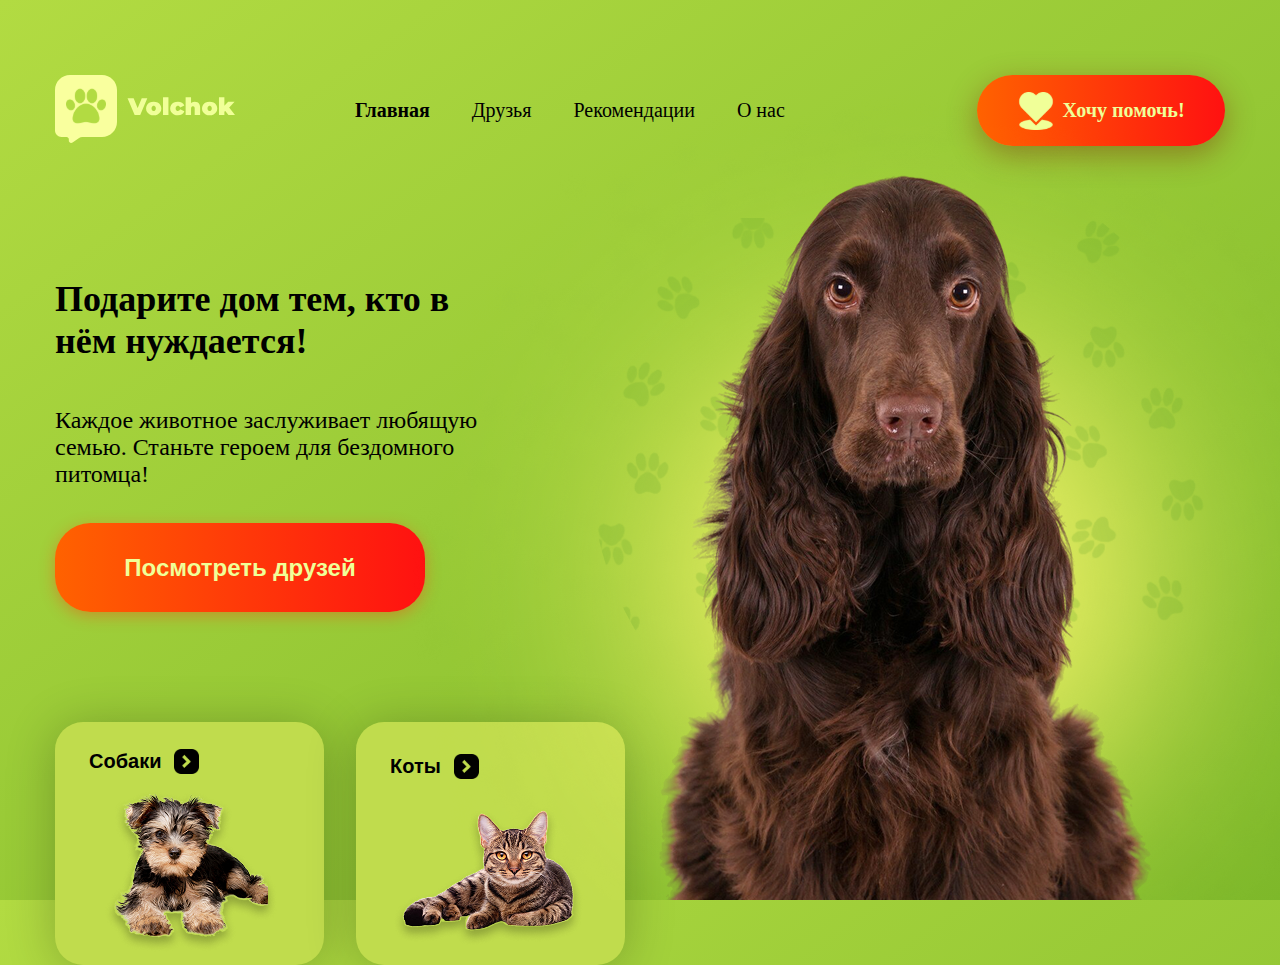
<file: index.html>
<!DOCTYPE html>
<html lang="ru">

<head>
    <meta charset="UTF-8">
    <meta name="viewport" content="width=device-width, initial-scale=1.0">
    <title>Volchok</title>
    <link rel="stylesheet" href="./src/styles/index.css">
</head>

<body>
    <header id="header" class="header">
        <div class="container">
            <div class="nav">
                <img src="./src/images/paw_logo.svg" alt="Волчик" class="logo">
                <ul class="menu">
                    <li>
                        <a class="navbar-link" href="index.html" style="font-weight: 800;">
                            Главная
                        </a>
                    </li>
                    <li>
                        <a class="navbar-link" href="friends.html">
                            Друзья
                        </a>
                    </li>
                    <li>
                        <a class="navbar-link" href="recomm.html">
                            Рекомендации
                        </a>
                    </li>
                    <li>
                        <a class="navbar-link" href="contacts.html">
                            О нас
                        </a>
                    </li>
                </ul>
                <a href="./contacts.html" class="scroll-button"><img src="./src/images/heart.svg" alt="Heart"></img>Хочу помочь!</a>
            </div>
            <div class="offer">
                <h1>Подарите дом тем, кто в нём нуждается! </h1>
                <p>Каждое животное заслуживает любящую семью. 
                    Станьте героем для бездомного питомца!</p>
                <a href="friends.html"><button>Посмотреть друзей</button></a>
            </div>
            <img src="./src/images/backgraund.png" alt="Backgraund" class="backgraund">
            <img src="./src/images/big_dog.png" alt="Dog" class="dog">
            <div class="knopki">

                <a href="friends.html">
                    <button class="button-bottom-right">
                        <div class="go">
                            <p>Собаки</p>
                            <img src="./src/images/strelka.svg" alt="Перейти" style="margin-left: 13px;">
                        </div>

                        <img src="./src/images/mini-dog.png" alt="Перейти к собакам" >
                    </button>
                </a>

                <a href="friends.html">
                    <button class="button-bottom-left">
                        <div class="go">
                            <p>Коты</p>
                            <img src="./src/images/strelka.svg" alt="Перейти" style="margin-left: 13px;">
                        </div>

                        <img src="./src/images/cattt.png" alt="Перейти к котам"> 
                    </button>
                </a>
            </div>
        </div>
    </header>
    
</body>

</html>
</file>
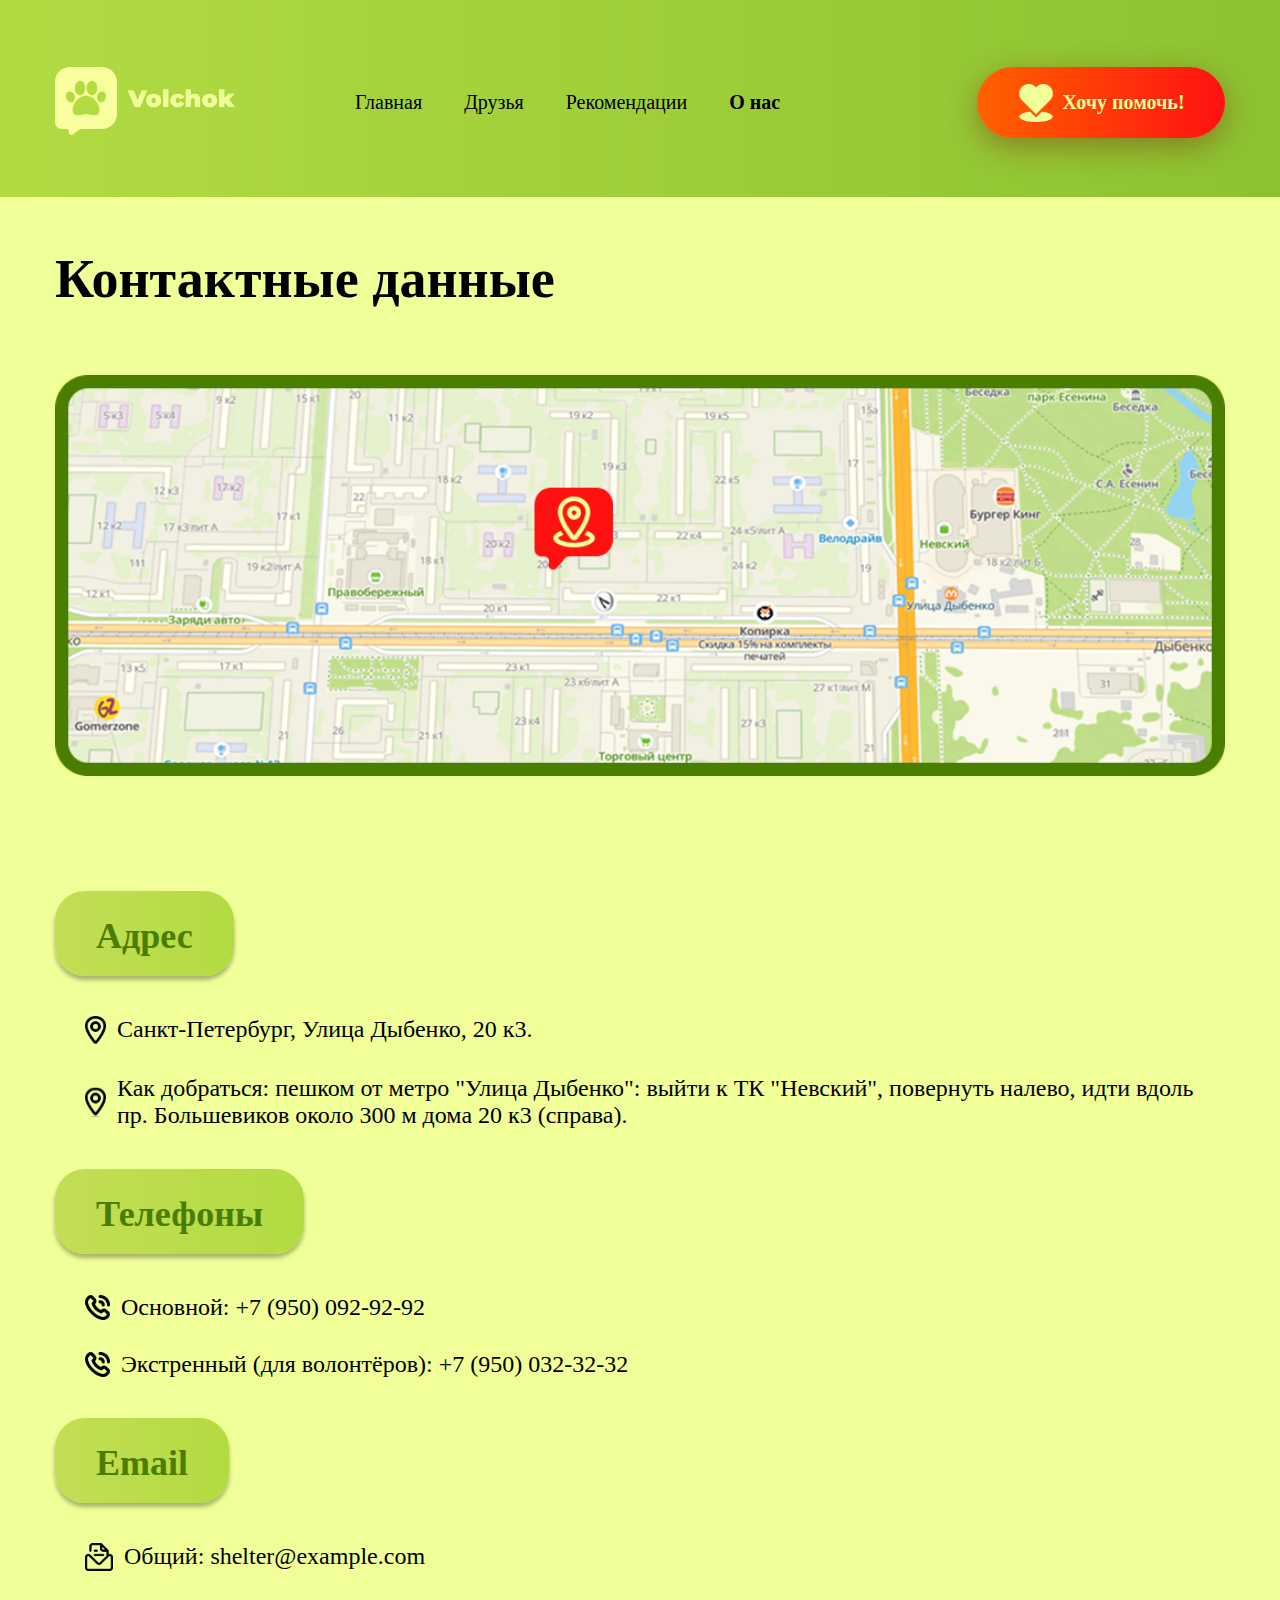
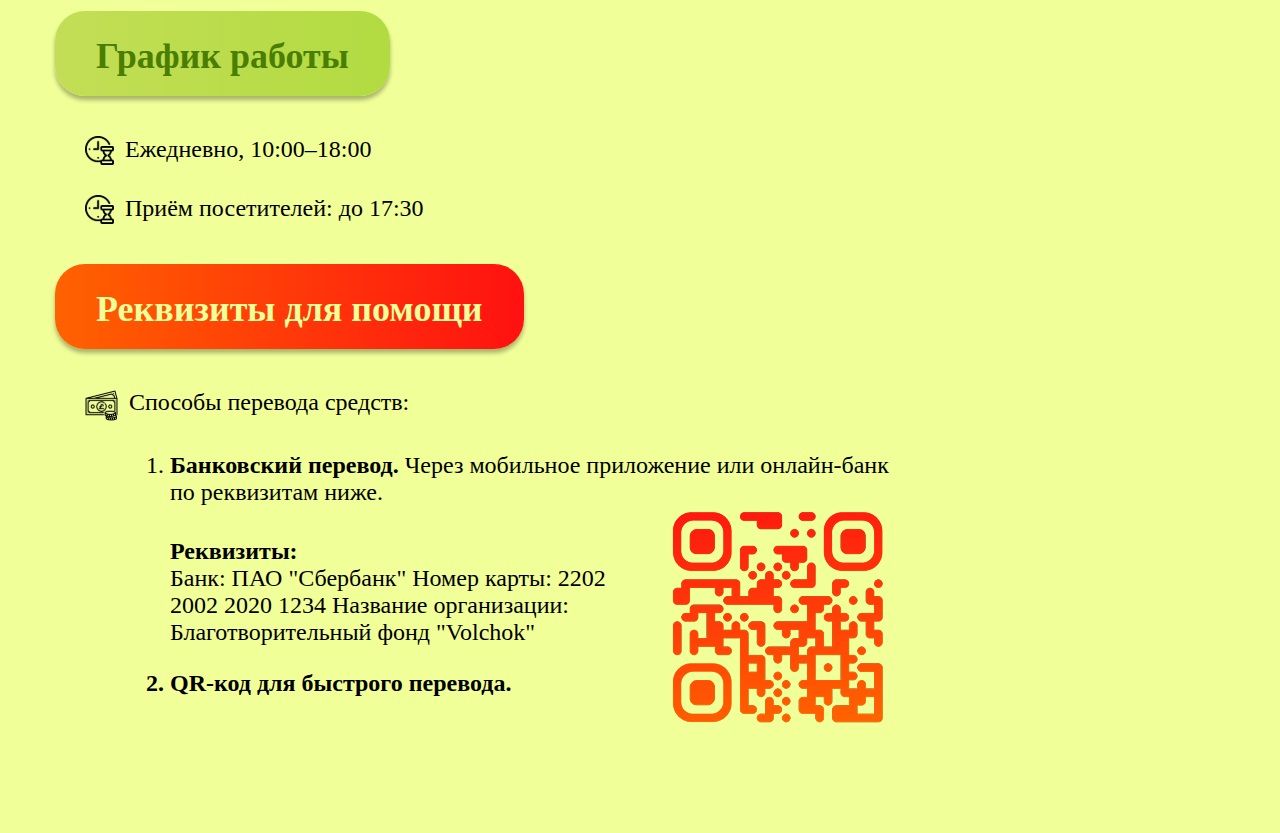
<file: contacts.html>
<!DOCTYPE html>
<html lang="ru">

<head>
    <meta charset="UTF-8">
    <meta name="viewport" content="width=device-width, initial-scale=1.0">
    <title>Friends</title>
    <link rel="stylesheet" href="./src/styles/contacts.css">
</head>

<body>
    <header id="header" class="header">
        <div class="container">
            <div class="nav">
                <img src="./src/images/paw_logo.svg" alt="Волчик" class="logo">
                <ul class="menu">
                    <li>
                        <a href="index.html">
                            Главная
                        </a>
                    </li>
                    <li>
                        <a href="friends.html">
                            Друзья
                        </a>
                    </li>
                    <li>
                        <a href="recomm.html">
                            Рекомендации
                        </a>
                    </li>
                    <li>
                        <a href="contacts.html" style="font-weight: 800;">
                            О нас
                        </a>
                    </li>
                </ul>
                <a href="#help" class="scroll-button"><img src="./src/images/heart.svg" alt="Heart"></img>Хочу помочь!</a>
            </div>

            <h2 style="margin: 110px auto 65px auto; font-size: 54px; font-weight: 700;">Контактные данные</h2>
            <img src="./src/images/map.png" alt="Карта" style="width: 100%;">

            <div class="data">
                <div class="title">
                    <h2>Адрес</h2>
                </div>
                
                <div class="information">
                    <div class="text">
                        <img src="./src/images/where.svg">
                        <p>Санкт-Петербург, Улица Дыбенко, 20 к3.</p>
                    </div>
    
                    <div class="text">
                        <img src="./src/images/where.svg">
                        <p>Как добраться: пешком от метро "Улица Дыбенко": выйти к ТК "Невский", повернуть налево, идти
                            вдоль пр. Большевиков около 300 м дома 20 к3 (справа).</p>
                    </div>
                </div>


                <div class="title">
                    <h2>Телефоны</h2>
                </div>

                <div class="information">
                    <div class="text">
                        <img src="./src/images/phone-call.svg">
                        <p>Основной: <a href="tel:+74951234567">+7 (950) 092-92-92</a></p>
                    </div>
    
                    <div class="text">
                        <img src="./src/images/phone-call.svg">
                        <p>Экстренный (для волонтёров): <a href="tel:+74951234567">+7 (950) 032-32-32</a></p>
                    </div>
                </div>


                <div class="title">
                    <h2>Email</h2>
                </div>

                <div class="information">
                    <div class="text">
                        <img src="./src/images/email.svg">
                        <p>Общий: shelter@example.com</p>
                    </div>
                </div>

                <div class="title">
                    <h2>График работы</h2>
                </div>

                <div class="information">
                    <div class="text">
                        <img src="./src/images/time.svg">
                        <p>Ежедневно, 10:00–18:00</p>
                    </div>
    
                    <div class="text">
                        <img src="./src/images/time.svg">
                        <p>Приём посетителей: до 17:30</p>
                    </div>
                </div>
                




                <div class="title" style="background: linear-gradient(to right, #FF6200, #FF1111);" id="help">
                    <h2 style=" color: #F0FF98;">Реквизиты для помощи</h2>
                </div>

                <div class="information">
                    <div class="text">
                        <img src="./src/images/money.svg">
                        <p>Способы перевода средств:</p>
                    </div>
                    
                    <ol style="margin: 0px 0px 0px 45px;">
                        <li style="width: 720px;"><span style="font-weight: 700;">Банковский перевод.</span> Через мобильное приложение или онлайн-банк по реквизитам ниже.</li>
    
    
                        <div style="display: flex; margin-bottom: 100px;">
                            <div style="width: 461px;">
                                <div style="width: 461px; margin-top: 20px;">
        
                                    <h4 style="margin-bottom: 0px;">Реквизиты:</h4>
                                    <p style="margin-top: 0px;">Банк: ПАО "Сбербанк"
                                        Номер карты: 2202 2002 2020 1234
                                        Название организации: 
                                        Благотворительный фонд "Volchok"</p>
                                </div>
                                
                                <li style="font-weight: 700;">QR-код для быстрого перевода.</li>
                            </div>
                            
                            <a href="https://t.me/Oki_6" target="_blank">
                                <img src="./src/images/QR.png" style="margin-left: 37px;"> 
                            </a>
                        </div>
                    </ol>
                </div>
                
            </div>
        </div>
    </header>


</body>

</html>
</file>
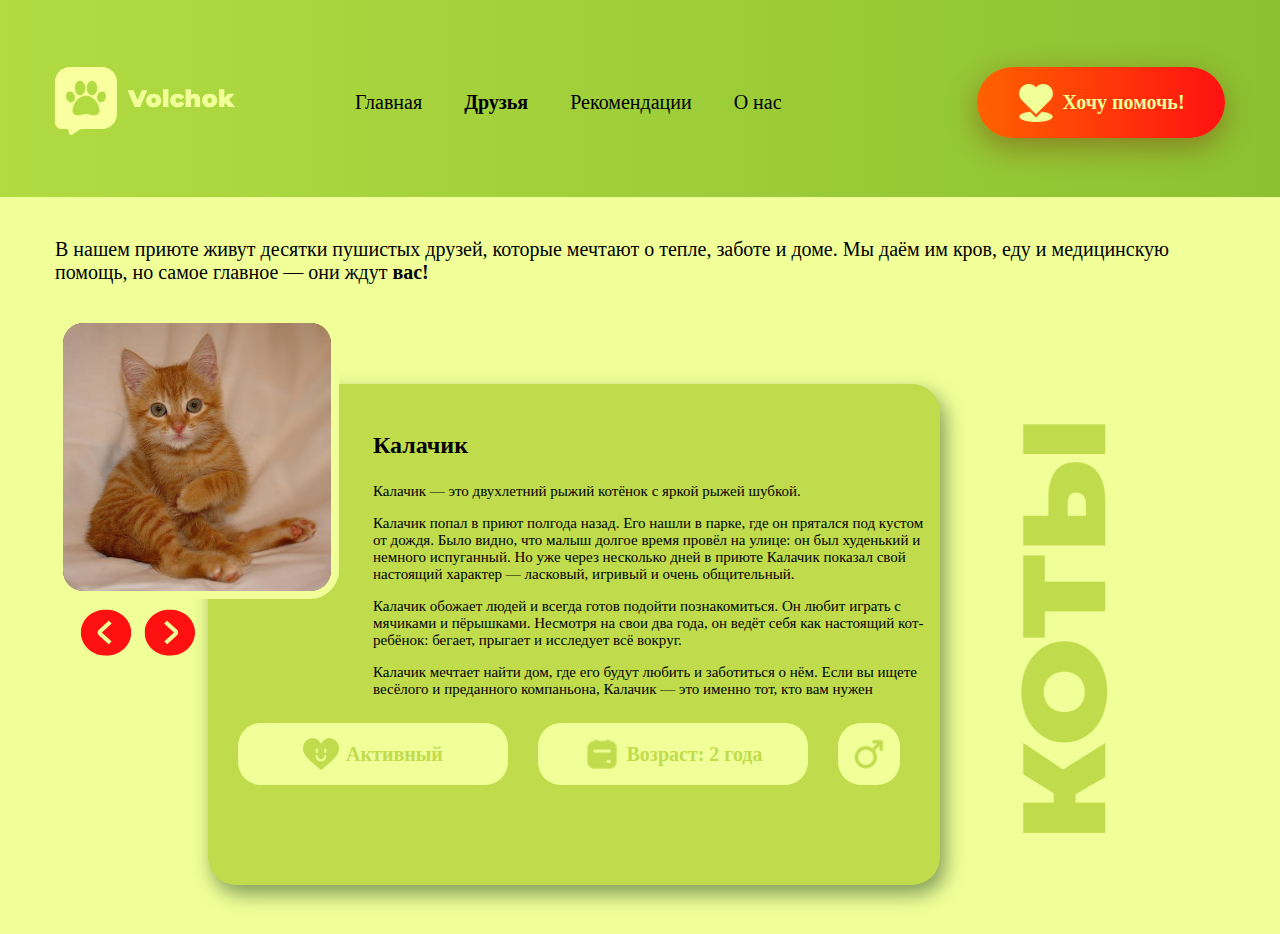
<file: friends.html>
<!DOCTYPE html>
<html lang="ru">

<head>
    <meta charset="UTF-8">
    <meta name="viewport" content="width=device-width, initial-scale=1.0">
    <title>Friends</title>
    <link rel="stylesheet" href="./src/styles/friends.css">
</head>

<body>
    <header id="header" class="header">
        <div class="container">
            <div class="nav">
                <img src="./src/images/paw_logo.svg" alt="Волчик" class="logo">
                <ul class="menu">
                    <li>
                        <a href="index.html">
                            Главная
                        </a>
                    </li>
                    <li>
                        <a href="friends.html" style="font-weight: 800;">
                            Друзья
                        </a>
                    </li>
                    <li>
                        <a href="recomm.html">
                            Рекомендации
                        </a>
                    </li>
                    <li>
                        <a href="contacts.html">
                            О нас
                        </a>
                    </li>
                </ul>
                <a href="./contacts.html" class="scroll-button"><img src="./src/images/heart.svg" alt="Heart"></img>Хочу помочь!</a>
            </div>

            <information class="information">
                <p ID="text">В нашем приюте живут десятки пушистых друзей, которые мечтают о тепле, заботе и доме.
                    Мы даём им кров, еду и медицинскую помощь, но самое главное — они ждут <span
                        style="font-weight: 800;">вас!</span></p>
            </information>



            <div class="content">
                <div class="card">
                    <div class="info">
                        <div class="history">
    
                            <h3>Калачик</h3>
    
                            <p>Калачик — это двухлетний рыжий котёнок с яркой рыжей шубкой.</p>
                            <p>Калачик попал в приют полгода назад. Его нашли в парке, где он прятался под кустом от дождя.
                                Было видно, что малыш долгое время провёл на улице: он был худенький и немного испуганный.
                                Но уже через несколько дней в приюте Калачик показал свой настоящий характер — ласковый,
                                игривый и очень общительный.</p>
                            <p>Калачик обожает людей и всегда готов подойти познакомиться. Он любит играть с мячиками и
                                пёрышками. Несмотря на свои два года, он ведёт себя как настоящий кот-ребёнок: бегает,
                                прыгает и исследует всё вокруг.</p>
                            <p>
                                Калачик мечтает найти дом, где его будут любить и заботиться о нём. Если вы ищете весёлого и
                                преданного компаньона, Калачик — это именно тот, кто вам нужен</p>
                        </div>
                        
                        <div class="facts">
                            <div class="fact">
                                <img src="./src/images/active.svg" alt="<3" style="width: 36px;">
                                <p>Активный</p>
                            </div>
                            <div class="fact">
                                <img src="./src/images/calendar.svg" alt="Возраст" style="width: 36px;">
                                <p>Возраст: 2 года</p>
                            </div>
                            <div class="fact" style="width: 62px;">
                                <img src="./src/images/men.svg" alt="Мужской пол" style="width: 36px;">
                            </div>
                        </div>
                    </div>
    
    
                    <div class="photo-frame">
                        <img id="slide" src="./src/images/kalachik.jpg" alt="Slide" style="width: 268px; height: 268px;">
                    </div>
    
                    <div class="left-right">
                        <script src="friends.js"></script>
                        <img src="./src/images/left.svg" alt="Назад" onclick="prevSlide()" style="margin-right: 12px;">
                        <img src="./src/images/right.svg" alt="Вперед" onclick="nextSlide()">
                    </div>
   
                </div>
                
                <img src="./src/images/cats.png" alt="Коты" class="cats">
            </div>
            

        </div>
    </header>

</body>

</html>
</file>
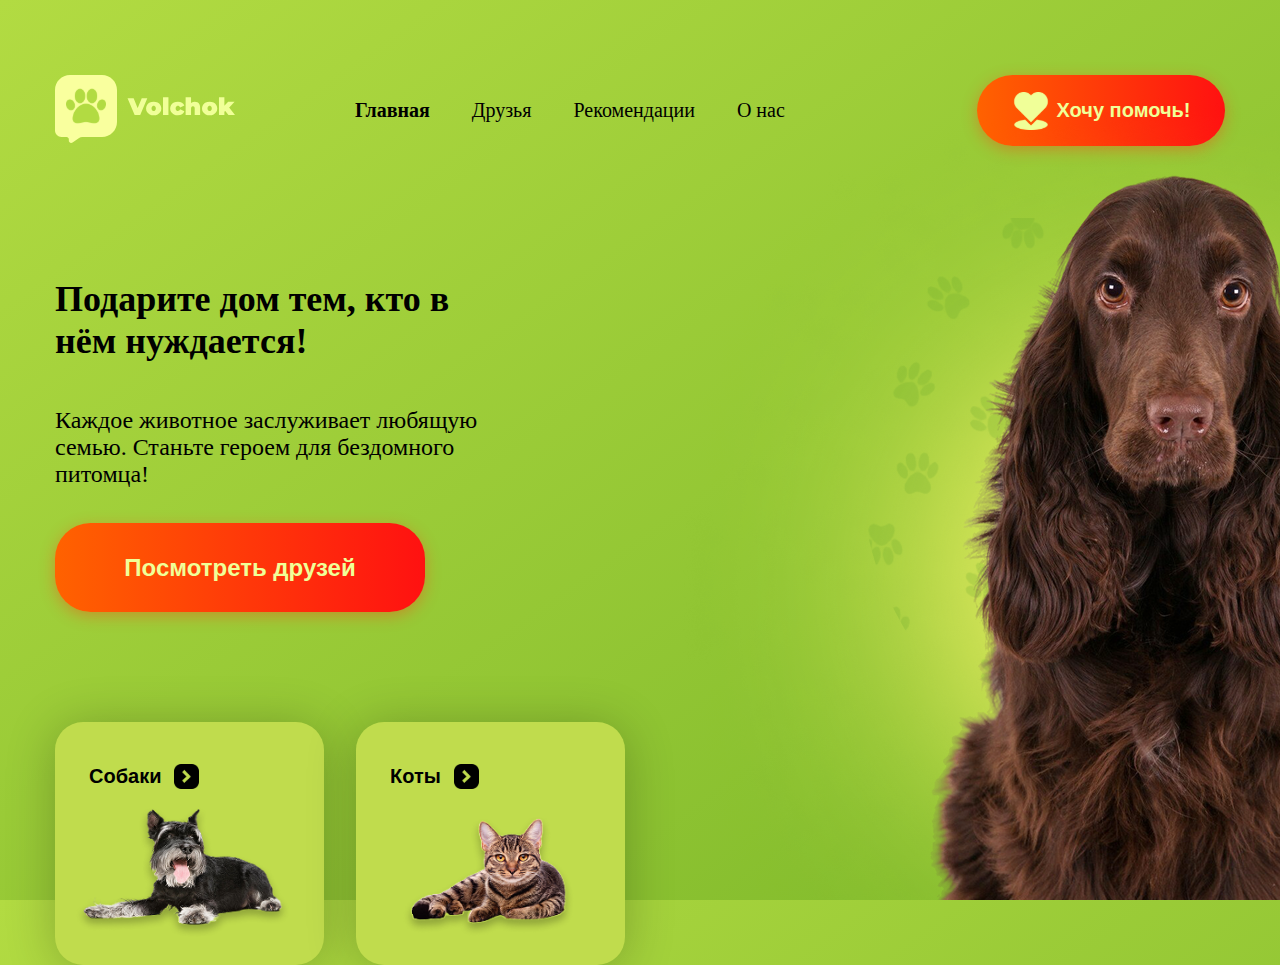
<file: glavn.html>
<!DOCTYPE html>
<html lang="ru">

<head>
    <meta charset="UTF-8">
    <meta name="viewport" content="width=device-width, initial-scale=1.0">
    <title>Volchok</title>
    <link rel="stylesheet" href="./src/stules/glavn.css">
</head>

<body>
    <header id="header" class="header">
        <div class="container">
            <div class="nav">
                <img src="./src/images/paw_logo.svg" alt="Волчик" class="logo">
                <ul class="menu">
                    <li>
                        <a href="glavn.html" style="font-weight: 800;">
                            Главная
                        </a>
                    </li>
                    <li>
                        <a href="friends.html">
                            Друзья
                        </a>
                    </li>
                    <li>
                        <a href="recomm.html">
                            Рекомендации
                        </a>
                    </li>
                    <li>
                        <a href="contacts.html">
                            О нас
                        </a>
                    </li>
                </ul>
                <button href="friends.html"><img src="./src/images/heart.svg" alt="Heart"></img>Хочу помочь!</button>
            </div>
            <div class="offer">
                <h1>Подарите дом тем, кто в нём нуждается! </h1>
                <p>Каждое животное заслуживает любящую семью. 
                    Станьте героем для бездомного питомца!</p>
                <a href="friends.html"><button>Посмотреть друзей</button></a>
            </div>
            <img src="./src/images/backgraund.png" alt="Backgraund" class="backgraund">
            <img src="./src/images/big_dog.png" alt="Dog" class="dog">
            <div class="knopki">

                <a href="friends.html">
                    <button class="button-bottom-right">
                        <div class="go">
                            <p>Собаки</p>
                            <img src="./src/images/strelka.svg" alt="Перейти" style="margin-left: 13px;">
                        </div>

                        <img src="./src/images/doggg.png" alt="Перейти к собакам" style="height: 138px;" width="233px">
                    </button>
                </a>

                <a href="friends.html">
                    <button class="button-bottom-left">
                        <div class="go">
                            <p>Коты</p>
                            <img src="./src/images/strelka.svg" alt="Перейти" style="margin-left: 13px;">
                        </div>

                        <img src="./src/images/cattt.png" alt="Перейти к котам" style="height: 138px;" width="195px"> 
                    </button>
                </a>
            </div>
        </div>
    </header>
    
</body>

</html>
</file>
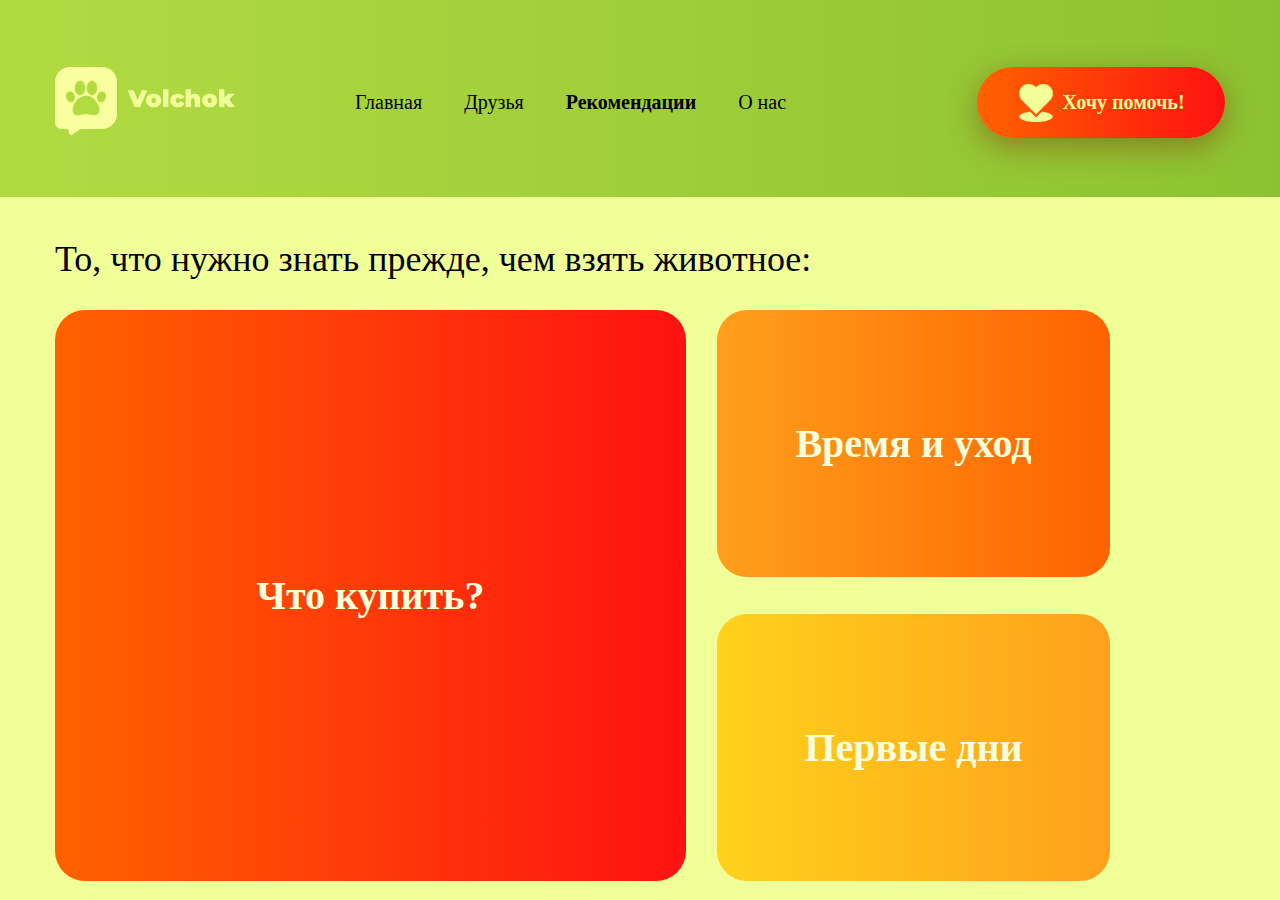
<file: recomm.html>
<!DOCTYPE html>
<html lang="ru">
<head>
    <meta charset="UTF-8">
    <meta name="viewport" content="width=device-width, initial-scale=1.0">
    <title>Friends</title>
    <link rel="stylesheet" href="./src/styles/recomm.css">
</head>
<body>
    <header id="header" class="header">
        <div class="container">
            <div class="nav">
                <img src="./src/images/paw_logo.svg" alt="Волчик" class="logo">
                <ul class="menu">
                    <li>
                        <a href="index.html">
                            Главная
                        </a>
                    </li>
                    <li>
                        <a href="friends.html">
                            Друзья
                        </a>
                    </li>
                    <li>
                        <a href="recomm.html" style="font-weight: 800;">
                            Рекомендации
                        </a>
                    </li>
                    <li>
                        <a href="contacts.html">
                            О нас
                        </a>
                    </li>
                </ul>
                <a href="./contacts.html" class="scroll-button"><img src="./src/images/heart.svg" alt="Heart"></img>Хочу помочь!</a>
            </div>

            <h2 class='main-text'>То, что нужно знать прежде, чем взять животное:</h2>

            <div class="all">
                <div class="card" onclick="this.style.transform=this.style.transform?'':'rotateY(180deg)'">

                    <div class="front">
                        <p>Что купить?</p>
                    </div>

                    <div class="back">
                        <div class='table'>
                            <table class="tabl">
                                <thead>
                                    <tr>
                                        <th>№</th>
                                        <th>Коту</th>
                                        <th>Собаке</th>
                                    </tr>
                                </thead>
                                <tbody>
                                    <tr>
                                        <td>1</td>
                                        <td>Лоток</td>
                                        <td>Лежанка / домик</td>
                                    </tr>
                                    <tr>
                                        <td>2</td>
                                        <td>Наполнитель</td>
                                        <td>Миски</td>
                                    </tr>
                                    <tr>
                                        <td>3</td>
                                        <td>Миски</td>
                                        <td>Корм</td>
                                    </tr>
                                    <tr>
                                        <td>4</td>
                                        <td>Корм</td>
                                        <td>Ошейник и поводок</td>
                                    </tr>
                                    <tr>
                                        <td>5</td>
                                        <td>
                                            <perenoska style="display: flex;">
                                                Переноска 
                                                <img src="./src/images/perenoska.png" style="height: 60px;">
                                            </perenoska>
                                        </td>
                                        <td>Игрушки (мячи, канаты и др.)</td>
                                    </tr>
                            
                                    <tr>
                                        <td>7</td>
                                        <td>
                                            <table border="1" width="50%" height="80">
                                                <caption>
                                                <td colspan="2" style="text-align: center; background-color: #ffdd60; color: rgb(0, 0, 0);">Игрушки</td>
                                                </caption>
                            
                                                <tr>
                                                <td>Мячики</td>
                                                <td>Мышки</td>
                                                </tr>
                                            </table>
                                        </td>
                                        <td>Расчёска / пуходёрка</td>
                                    </tr>
                                </tbody>
                            </table>
                        </div>
                    </div>

                    
                    
                </div>


                <div class="mini">

                    <div class="two" onclick="this.style.transform=this.style.transform?'':'rotateY(180deg)'">
                        <div class="front-two">
                            <p>Время и уход</p>
                        </div>
                        <div class="back-two">
                            <dl style="margin: auto 30px;">
                                <dt>Собаки</dt>
                                  <dd>Требуют 2-3 выгула в день и внимание</dd>
                                <dt>Кошки</dt>
                                  <dd>Самостоятельны, но нуждаются в играх</dd>
                            </dl>
                        </div>
                    </div>

                    <!-- Подключение джава скрипт с помощью обработчика событий -->
                    <script>
                        document.querySelectorAll('.two').forEach(two => {
                            two.addEventListener('click', function() {
                                this.classList.toggle('front-two');
                            });
                        });

                    </script>

                    <div class="three" onclick="this.style.transform=this.style.transform?'':'rotateY(180deg)'">
                        <div class="front-three">
                            <p>Первые дни</p>
                        </div>
                        <div class="back-three">
                            <ol style="margin: auto 30px;">
                                <li>Обеспечение безопасности</li>
                                <li>Визит к ветеринару</li>
                                <li>Постепенное знакомство с домом</li>
                                <li>Режим кормления</li>
                            </ol>
                        </div>
                    </div>
                </div>
            </div>
        </div>
    
    </header>

    
    
</body>
</html>
</file>
<file: src/styles/index.css>
html {
    font-family: "Montserrat", Regular;
    font-size: 20px;
    background: linear-gradient(to top left, #7DB82A, #B2DB42);
    height: 100vh;
}

ul, li {
    padding: 0px;
    margin: 0px;
}

.container {
	width: 1170px;
	/*позиционирование по центру*/
	margin: 0 auto; 
}

.header {
    padding-top: 67px;
}

a {
    color: rgb(0, 0, 0);
    text-decoration: none;
}

.navbar-link:hover {
    text-decoration: underline;
}

.logo {
    margin-right: 120px;
}

.menu {
    display: flex;
    font-size: 20px;
}

.menu li {
    margin-right: 42px;
    list-style-type: none;
}

.scroll-button {
    width: 248px; /* Ширина кнопки */
    height: 71px; /* Высота кнопки */
    border: none;
    border-radius: 35.5px; /* Закругление углов*/
    background: linear-gradient(to right, #FF6200, #FF1111);
    margin-left: auto;
    box-shadow: 0 9px 30px #7d1d0569;
    font-size: 20px;
    color: #F0FF98;
    font-weight: 800;
    cursor: pointer; /* Меняем курсор при наведении */
    display: flex; /* Включаем Flexbox */
    justify-content: center; /* Горизонтальное выравнивание */
    align-items: center; /* Вертикальное выравнивание */
    gap: 7px; /* Расстояние между текстом и изображением */
}

.scroll-button:active {
    transform: scale(0.95); /* Уменьшение размера */
}

.nav {
    /*все элементы в nav на одной горизонали*/
    display: flex;
    /*Выравниваем элементы на одной горизонтали*/
    align-items: center;
}

.offer h1{
    font-size: 36px;
    font-weight: 900;
    margin: 132px 714px 0px 0px;
}

.offer p{
    font-size: 24px;
    margin: 45px 695px 0px 0px;
}
.offer button {
    margin-top: 35px;
    width: 370px; /* Ширина кнопки */
    height: 89px; /* Высота кнопки */
    border: none;
    border-radius: 35.5px; /* Закругление углов*/
    background: linear-gradient(to right, #FF6200, #FF1111);
    box-shadow: 0 4px 15px #ff421369;
    font-size: 24px;
    color: #F0FF98;
    font-weight: 800;
    cursor: pointer; /* Меняем курсор при наведении */
    display: flex; /* Включаем Flexbox */
    justify-content: center; /* Горизонтальное выравнивание */
    align-items: center; /* Вертикальное выравнивание */
  }
  
.dog {
    position: absolute;
    right: -49px;
    bottom: 0px;
  }

.backgraund {
    position: absolute;
    right: -49px;
    bottom: 0px;
  }

.button-bottom-right {
    border: none;
    width: 269px; /* Ширина прямоугольника */
    height: 243px; /* Высота прямоугольника */
    background-color: #C0DC4D; /* Цвет фона */
    border-radius: 28px; /* Закругление верхнего левого угла */
    box-shadow: 0 4px 50px #0000003b;
    cursor: pointer;
}

.button-bottom-left {
    border: none;
    width: 269px; /* Ширина прямоугольника */
    height: 243px; /* Высота прямоугольника */
    background-color: #C0DC4D; /* Цвет фона */
    border-radius: 28px; /* Закругление верхнего левого угла */
    box-shadow: 0 4px 50px #0000003b;
    cursor: pointer;
}

.knopki {
    display: flex;
    gap: 32px; /* Расстояние между кнопками */
    margin-top: 110px; /* Отступ сверху от ПОСМОТРЕТЬ ДРУЗ*/
}

.knopki p {
    font-size: 20px;
    font-weight: 800;
}

.go{
    display: flex; /* Включаем Flexbox */
    align-items: center; /* Выравниваем элементы по горизонтали */
    height: 26px;
    width: 119px;
    margin: 21px 13px 15px 28px;
}
</file>
<file: src/styles/contacts.css>
html {
    font-family: "Montserrat", Regular;
    font-size: 20px;
    background-color: #F0FF98;
    
}

ul, li {
    padding: 0px;
    margin: 0px;
}

.container {
	width: 1170px;
	/*позиционирование по центру*/
	margin: 0 auto; 
}

.header {
    margin: -8px -8px 0px -8px;
    padding-top: 67px;
    background: linear-gradient(to  left, #8CC231, #B2DB42);
    height: 130px;
    width: auto;
}

a {
    color: rgb(0, 0, 0);
    text-decoration: none;
}

.logo {
    margin-right: 120px;
}

.menu {
    display: flex;
    text-decoration: none;
    font-size: 20px;
    
}

.menu li {
    margin-right: 42px;
    list-style-type: none;
}

.scroll-button {
    width: 248px; /* Ширина кнопки */
    height: 71px; /* Высота кнопки */
    border: none;
    border-radius: 35.5px; /* Закругление углов*/
    background: linear-gradient(to right, #FF6200, #FF1111);
    margin-left: auto;
    box-shadow: 0 9px 30px #7d1d0569;
    font-size: 20px;
    color: #F0FF98;
    font-weight: 800;
    cursor: pointer; /* Меняем курсор при наведении */
    display: flex; /* Включаем Flexbox */
    justify-content: center; /* Горизонтальное выравнивание */
    align-items: center; /* Вертикальное выравнивание */
    gap: 7px; /* Расстояние между текстом и изображением */
}

.scroll-button:active {
    transform: scale(0.95); /* Уменьшение размера */
}

.nav {
    /*все элементы в nav на одной горизонали*/
    display: flex;
    /*Выравниваем элементы на одной горизонтали*/
    align-items: center;
}

.data {
    font-size: 24px;
    font-weight: 400;
    margin: 100px auto 300px auto;
    display: flex;
    flex-direction: column;
    align-items: flex-start; /* или 'center' для центрирования */
}

.title {
    width: fit-content;
    height: 37px;
    background: linear-gradient(to right, #C3DE56, #B2DB41);
    border-radius: 30px;
    box-shadow: 0 4px 4px #0000004c;
    padding: 24px 41px 24px 41px;
    margin: 10px 0px 40px 0px;
}

.title h2 {
    color: #4A7E00;
    margin: 0px;
}

.information {
    margin-left: 30px;
}

.text {
    display: flex;
    margin-bottom: 30px;
}

.text img {
    margin-right: 11px;
}

.text p {
    margin: 0px;
}
</file>
<file: src/styles/friends.css>
html {
    font-family: "Montserrat", Regular;
    font-size: 20px;
    background-color: #F0FF98;
    
}

ul, li {
    padding: 0px;
    margin: 0px;
}

.container {
	width: 1170px;
	margin: 0 auto; /*позиционирование по центру*/
}

.header {
    margin: -8px -8px 0px -8px;
    padding-top: 67px;
    background: linear-gradient(to  left, #8CC231, #B2DB42);
    height: 130px;
    width: auto;
}

a {
    color: rgb(0, 0, 0);
    text-decoration: none;
}

.logo {
    margin-right: 120px;
}

.menu {
    display: flex;
    text-decoration: none;
    font-size: 20px;
}

.menu li {
    margin-right: 42px;
    list-style-type: none;
}

.scroll-button {
    width: 248px; /* Ширина кнопки */
    height: 71px; /* Высота кнопки */
    border: none;
    border-radius: 35.5px; /* Закругление углов*/
    background: linear-gradient(to right, #FF6200, #FF1111);
    margin-left: auto;
    box-shadow: 0 9px 30px #7d1d0569;
    font-size: 20px;
    color: #F0FF98;
    font-weight: 800;
    cursor: pointer; /* Меняем курсор при наведении */
    display: flex; /* Включаем Flexbox */
    justify-content: center; /* Горизонтальное выравнивание */
    align-items: center; /* Вертикальное выравнивание */
    gap: 7px; /* Расстояние между текстом и изображением */
}

.scroll-button:active {
    transform: scale(0.95); /* Уменьшение размера */
}

.nav {
    display: flex; /*все элементы в nav на одной горизонали*/
    align-items: center; /*Выравниваем элементы на одной горизонтали*/
}

#text {
    font-size: 20px;
    margin-top: 100px; /* Отступ от текста до верхушки */
}

.information {
    background-color: rgb(26, 88, 144);
}

.card {
    width: 885px;
    margin-top: 80px;
}

.info {
    width: 732px;
    height: 477px;
    background-color: #C0DC4D;
    border-radius: 28px;
    margin-left: 153px;
    padding-top: 24px;
    box-shadow: 5px 9px 20px #809B59; /* Горизонтальное смещение | Вертикальное смещение | Размытие | Цвет */
}

.history {
    font-size: 15px;
    margin-left: 165px;
    margin-bottom: 25px; /* Оттуп от текста до фактов*/
}

.history h3 {
    font-weight: 900;
    font-size: 24px;
}

.photo-frame {
    width: 268px;
    height: 268px;
    background-color: #4d0808;
    border: 8px solid #F0FF98;
    border-radius: 29px;
    position: relative;
    top: -570px;
    display: grid;
    place-items: center;
}

.photo-frame img {
    border-radius: 20px;
}

.left-right {
    position: relative;
    top: -560px;
    left: 25px;
    display: flex;
    place-items: center;
}

.facts {
    display: flex;
}

.fact {
    margin-left: 30px;
    display: flex;
    height: 62px;
    width: 270px;
    background-color: #F0FF98;
    border-radius: 23px;
    text-align: center;
    justify-content: center;
}

.fact p {
    font-size: 20px;
    font-weight: 700;
    color: #C0DC4D;
    margin-left: 7px;
}

.content {
    height: 630px;
    width: 1100px;
    display: flex;
    gap: 81px;
}

.cats {
    width: 87px;
    height: 409px;
    margin-top: 120px;
}
</file>
<file: src/stules/glavn.css>
html {
    font-family: "Montserrat", Regular;
    background: linear-gradient(to top left, #7DB82A, #B2DB42);
    height: 100vh;
}

body {
    font-size: 20px;
}

ul, li {
    padding: 0px;
    margin: 0px;
}

.container {
	width: 1170px;
	/*позиционирование по центру*/
	margin: 0 auto; 
}

.header {
    padding-top: 67px;
}

a {
    color: rgb(0, 0, 0);
    text-decoration: none;
}

.logo {
    margin-right: 120px;
}

.menu {
    display: flex;
}

.menu li a{
    font-size: 20px;
}

.menu li {
    margin-right: 42px;
    list-style-type: none;
}

.nav button {
    width: 248px; /* Ширина кнопки */
    height: 71px; /* Высота кнопки */
    border: none;
    border-radius: 35.5px; /* Закругление углов*/
    background: linear-gradient(to right, #FF6200, #FF1111);
    margin-left: auto;
    box-shadow: 0 4px 15px #ff421369;
    font-size: 20px;
    color: #F0FF98;
    font-weight: 800;
    cursor: pointer; /* Меняем курсор при наведении */
    display: flex; /* Включаем Flexbox */
    justify-content: center; /* Горизонтальное выравнивание */
    align-items: center; /* Вертикальное выравнивание */
    gap: 7px; /* Расстояние между текстом и изображением */
}

.nav button:active {
    transform: scale(0.95); /* Уменьшение размера */
}

.nav {
    /*все элементы в nav на одной горизонали*/
    display: flex;
    /*Выравниваем элементы на одной горизонтали*/
    align-items: center;
}

.offer h1{
    font-size: 36px;
    font-weight: 900;
    margin: 132px 714px 0px 0px;
}

.offer p{
    font-size: 24px;
    margin: 45px 695px 0px 0px;
}
.offer button {
    margin-top: 35px;
    width: 370px; /* Ширина кнопки */
    height: 89px; /* Высота кнопки */
    border: none;
    border-radius: 35.5px; /* Закругление углов*/
    background: linear-gradient(to right, #FF6200, #FF1111);
    box-shadow: 0 4px 15px #ff421369;
    font-size: 24px;
    color: #F0FF98;
    font-weight: 800;
    cursor: pointer; /* Меняем курсор при наведении */
    display: flex; /* Включаем Flexbox */
    justify-content: center; /* Горизонтальное выравнивание */
    align-items: center; /* Вертикальное выравнивание */
  }
  
.dog {
    position: absolute;
    left: 768px;
    bottom: 0px;
  }

.backgraund {
    position: absolute;
    left: 675px;
    bottom: 0px;
  }

.button-bottom-right {
    border: none;
    width: 269px; /* Ширина прямоугольника */
    height: 243px; /* Высота прямоугольника */
    background-color: #C0DC4D; /* Цвет фона */
    border-radius: 28px; /* Закругление верхнего левого угла */
    box-shadow: 0 4px 50px #0000003b;
}

.button-bottom-left {
    border: none;
    width: 269px; /* Ширина прямоугольника */
    height: 243px; /* Высота прямоугольника */
    background-color: #C0DC4D; /* Цвет фона */
    border-radius: 28px; /* Закругление верхнего левого угла */
    box-shadow: 0 4px 50px #0000003b;
}

.knopki {
    display: flex;
    gap: 32px; /* Расстояние между кнопками */
    margin-top: 110px; /* Отступ сверху от ПОСМОТРЕТЬ ДРУЗ*/
}

.knopki p {
    font-size: 20px;
    font-weight: 800;
}

.go{
    display: flex; /* Включаем Flexbox */
    align-items: center; /* Выравниваем элементы по горизонтали */
    height: 26px;
    width: 119px;
    margin: 21px 13px 15px 28px;
}
</file>
<file: src/styles/recomm.css>
html {
    font-family: "Montserrat", Regular;
    font-size: 20px;
    background-color: #F0FF98;
}

ul, li {
    padding: 0px;
    margin: 0px;
}

.container {
	width: 1170px;
	/*позиционирование по центру*/
	margin: 0 auto; 
}

.header {
    margin: -8px -8px 0px -8px;
    padding-top: 67px;
    background: linear-gradient(to  left, #8CC231, #B2DB42);
    height: 130px;
    width: auto;
}

a {
    color: rgb(0, 0, 0);
    text-decoration: none;
}

.logo {
    margin-right: 120px;
}

.menu {
    display: flex;
    text-decoration: none;
    font-size: 20px;
    
}

.menu li {
    margin-right: 42px;
    list-style-type: none;
}

.scroll-button {
    width: 248px; /* Ширина кнопки */
    height: 71px; /* Высота кнопки */
    border: none;
    border-radius: 35.5px; /* Закругление углов*/
    background: linear-gradient(to right, #FF6200, #FF1111);
    margin-left: auto;
    box-shadow: 0 9px 30px #7d1d0569;
    font-size: 20px;
    color: #F0FF98;
    font-weight: 800;
    cursor: pointer; /* Меняем курсор при наведении */
    display: flex; /* Включаем Flexbox */
    justify-content: center; /* Горизонтальное выравнивание */
    align-items: center; /* Вертикальное выравнивание */
    gap: 7px; /* Расстояние между текстом и изображением */
}

.scroll-button:active {
    transform: scale(0.95); /* Уменьшение размера */
}

.nav {
    /*все элементы в nav на одной горизонали*/
    display: flex;
    /*Выравниваем элементы на одной горизонтали*/
    align-items: center;
}




.main-text {
    font-size: 36px;
    font-weight: 400;
    margin-top: 100px;
    color: #000000;
}

.mini {
    margin-left: 31px;
}

.all {
    display: flex;
}

.card {
    height: 571px;
    width: 631px;
    position:relative;
    transform-style:preserve-3d;
    transition:0.6s;
    cursor:pointer;
}

.card div {
    position:absolute;
    border-radius: 30px;
    backface-visibility:hidden;
    width:100%; height:100%;
    background: linear-gradient(to right, #FF6200, #FF1111);

    display:flex;
    align-items:center;
    justify-content:center;
}

.front {
    font-size: 40px;
    font-weight: 900;
    color: #f8ffda;
}
.back {
    transform:rotateY(180deg);
}

.two {
    height: 267px;
    width: 393px;
    position:relative;
    transform-style:preserve-3d;
    transition:0.6s;
    cursor:pointer;

    margin-bottom: 37px;
}

.two div {
    width:100%; height:100%;
    background: linear-gradient(to right, #ffa01c, #FF6200);
    margin-bottom: 31px;
    border-radius: 30px;

    position:absolute;
    backface-visibility:hidden;
    display:flex;
    align-items:center;
    justify-content:center;
}

.front-two {
    font-size: 40px;
    font-weight: 900;
    color: #f8ffda;
}

.back-two {
    color: #160808;
    transform:rotateY(180deg);
    font-size: 24px; 
    font-weight: 400; 
    color: black;
}

.back-two dt {
    font-weight: 700;
}





.three {
    height: 267px;
    width: 393px;
    position:relative;
    transform-style:preserve-3d;
    transition:0.6s;
    cursor:pointer;
}

.three div {
    width:100%; height:100%;
    background: linear-gradient(to right, #ffd21c, #ffa01c);
    margin-bottom: 31px;
    border-radius: 30px;

    position:absolute;
    backface-visibility:hidden;
    display:flex;
    align-items:center;
    justify-content:center;
}

.front-three {
    font-size: 40px;
    font-weight: 900;
    color: #f8ffda;
}

.back-three {
    color: #160808;
    transform:rotateY(180deg);
    font-size: 24px; 
    font-weight: 400; 
    color: black;
}




.tabl {
    width:97%; height:97%;
    border-collapse: collapse;
    text-align: left;
    box-shadow: 0 4px 12px rgba(0, 0, 0, 0.1);
    background: #F9FFD7;
    border-radius: 20px;
    overflow: hidden;
}

/* Заголовки столбцов */
th {
    background-color: #ffd21c;
    color: #160808;
    padding: 12px 15px;
    font-weight: 600;
}

/* Ячейки таблицы */
td {
    padding: 12px 15px;
    border-bottom: 1px solid #e0e0e0;
    color: #333;
}

/* Чередование цветов строк */
tbody tr:nth-child(even) {
    background-color: #f6ffc5;
}
</file>
